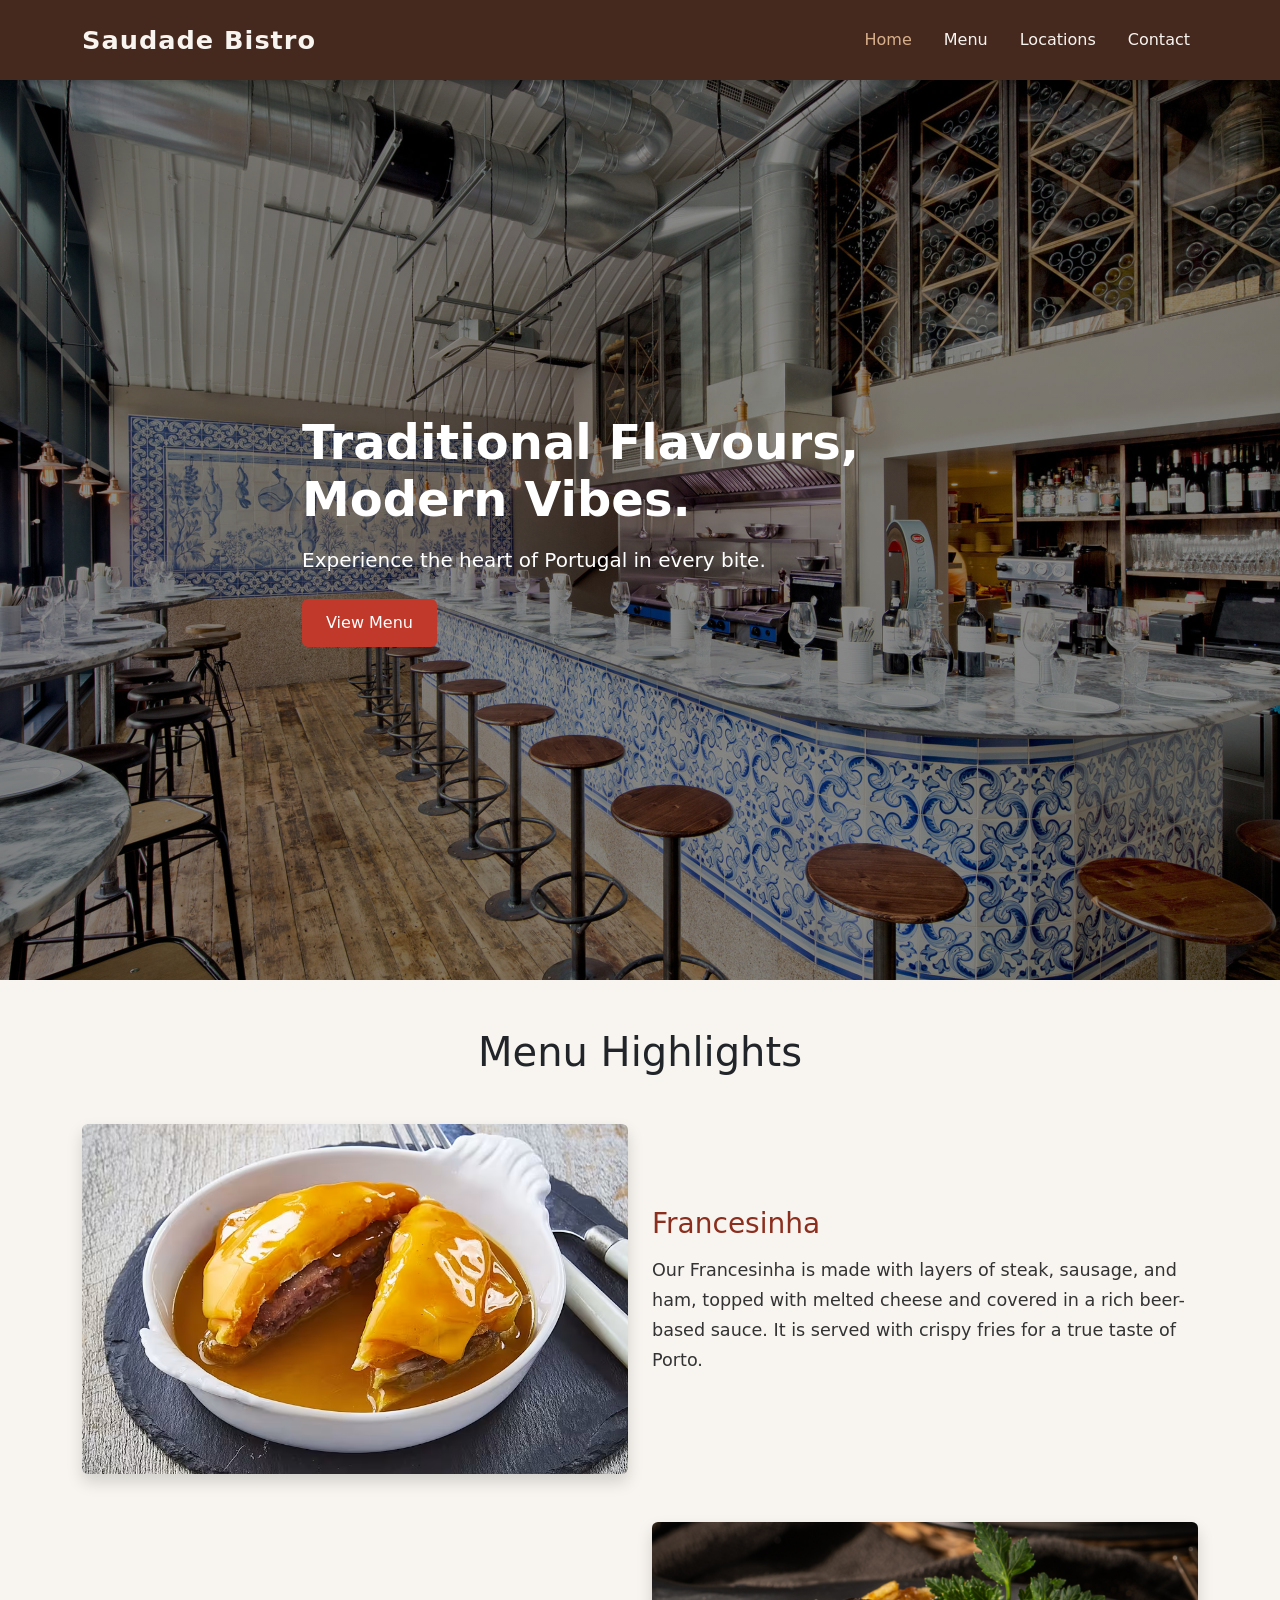
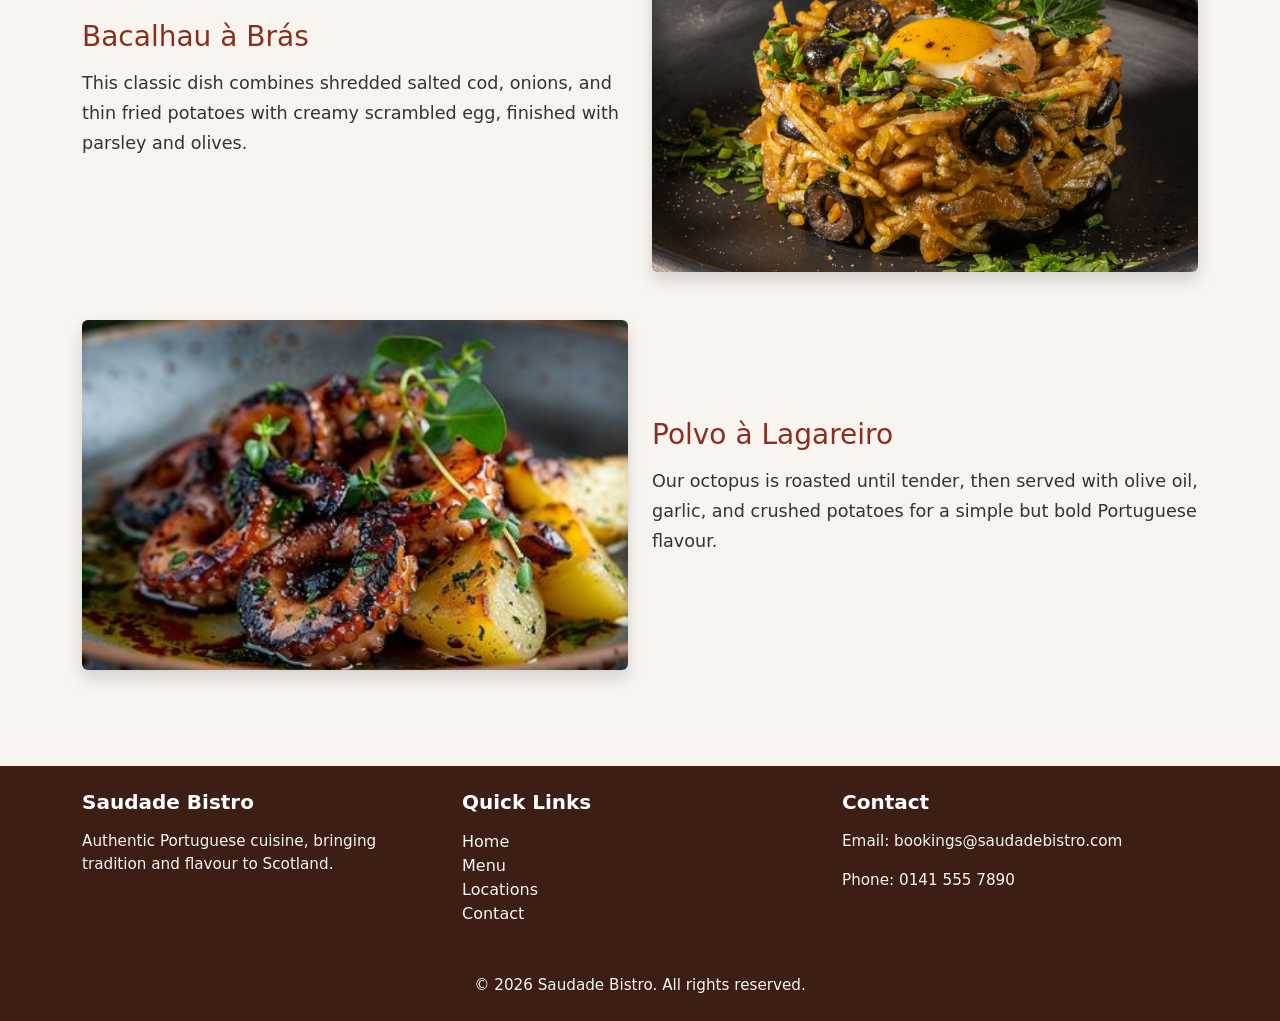
<file: Portfolio website/index.html>
<!DOCTYPE html>
<html lang="en">
<head>
    <meta charset="UTF-8">
    <meta name="viewport" content="width=device-width, initial-scale=1.0">
    <link href="https://cdn.jsdelivr.net/npm/bootstrap@5.3.8/dist/css/bootstrap.min.css" rel="stylesheet" integrity="sha384-sRIl4kxILFvY47J16cr9ZwB07vP4J8+LH7qKQnuqkuIAvNWLzeN8tE5YBujZqJLB" crossorigin="anonymous">
    <link rel="stylesheet" href="style.css">
    <title>Saudade Bistro</title>
</head>
<body>
<!-- Navigation Bar using Bootstrap -->
<nav class="navbar navbar-expand-lg custom-navbar">
  <div class="container">
    <a class="navbar-brand" href="index.html">Saudade Bistro</a>
    <!-- Mobile toggle button -->
    <button class="navbar-toggler" type="button" data-bs-toggle="collapse" data-bs-target="#navbarNav" aria-controls="navbarNav" aria-expanded="false" aria-label="Toggle navigation">
      <span class="navbar-toggler-icon"></span>
    </button>
     <!-- Navigation links -->
    <div class="collapse navbar-collapse" id="navbarNav">
      <ul class="navbar-nav ms-auto">
        <li class="nav-item">
          <a class="nav-link active" aria-current="page" href="index.html">Home</a>
        </li>
        <li class="nav-item">
          <a class="nav-link" href="menu.html">Menu</a>
        </li>
        <li class="nav-item">
          <a class="nav-link" href="locations.html">Locations</a>
        </li>
        <li class="nav-item">
          <a class="nav-link" href="contact.html">Contact</a>
        </li>
      </ul>
    </div>
  </div>
</nav>   

	<main>
        <!-- Hero Section with background image -->
		<section class="hero">
			<div class="container">
				<h1>Traditional Flavours,<br>Modern Vibes.</h1>
				<p>Experience the heart of Portugal in every bite.</p>
                    <!-- Bootstrap button -->
				<a href="menu.html" class="btn btn-warning">View Menu</a>
			</div>
		</section>
<!-- Menu Highlights Section -->
<section id="menu" class="menu-highlights py-5">
  <div class="container">

    <h2 class="text-center mb-5">Menu Highlights</h2>
     <!-- Dish 1 -->
    <div class="row align-items-center mb-5">
      <div class="col-md-6">
        <img src="images/francesinha.avif" alt="Francesinha" class="img-fluid rounded shadow">
      </div>
      <div class="col-md-6">
        <h3>Francesinha</h3>
        <p>
          Our Francesinha is made with layers of steak, sausage, and ham,
          topped with melted cheese and covered in a rich beer-based sauce.
          It is served with crispy fries for a true taste of Porto.
        </p>
      </div>
    </div>
<!-- Dish 2 (reversed layout using order classes) -->
<div class="row align-items-center mb-5">
  <div class="col-md-6 order-md-2">
    <img src="images/bacalhau.png" alt="Bacalhau à Brás" class="img-fluid rounded shadow">
  </div>
  <div class="col-md-6 order-md-1">
    <h3>Bacalhau à Brás</h3>
    <p>
      This classic dish combines shredded salted cod, onions, and thin fried
      potatoes with creamy scrambled egg, finished with parsley and olives.
    </p>
  </div>
</div>
    <!-- Dish 3 -->
    <div class="row align-items-center mb-5">
      <div class="col-md-6">
        <img src="images/polvo.jpg" alt="Polvo à Lagareiro" class="img-fluid rounded shadow">
      </div>
      <div class="col-md-6">
        <h3>Polvo à Lagareiro</h3>
        <p>
          Our octopus is roasted until tender, then served with olive oil,
          garlic, and crushed potatoes for a simple but bold Portuguese flavour.
        </p>
      </div>
    </div>

  </div>
</section>

<!-- Footer -->
<footer class="footer text-white py-4">
  <div class="container">
    <div class="row">

      <!-- Column 1: Brand -->
      <div class="col-md-4 mb-3">
        <h5>Saudade Bistro</h5>
        <p>Authentic Portuguese cuisine, bringing tradition and flavour to Scotland.</p>
      </div>

      <!-- Column 2: Links -->
      <div class="col-md-4 mb-3">
        <h5>Quick Links</h5>
        <ul class="list-unstyled">
          <li><a href="index.html" class="footer-link">Home</a></li>
          <li><a href="menu.html" class="footer-link">Menu</a></li>
          <li><a href="locations.html" class="footer-link">Locations</a></li>
          <li><a href="contact.html" class="footer-link">Contact</a></li>
        </ul>
      </div>

      <!-- Column 3: Contact -->
      <div class="col-md-4 mb-3">
        <h5>Contact</h5>
        <p>Email: bookings@saudadebistro.com</p>
        <p>Phone: 0141 555 7890</p>
      </div>

    </div>

    <!-- Bottom bar -->
    <div class="text-center mt-3">
      <p class="mb-0">&copy; 2026 Saudade Bistro. All rights reserved.</p>
    </div>
  </div>
</footer>

<script src="https://cdn.jsdelivr.net/npm/bootstrap@5.3.8/dist/js/bootstrap.bundle.min.js"></script>    
<script src="script.js"></script>
</body>
</html>
</file>
<file: Portfolio website/style.css>
.hero {
    min-height: 100vh;
    background-image: linear-gradient(rgba(0, 0, 0, 0.45), rgba(0, 0, 0, 0.45)), url("images/image2.jpg");
    background-size: cover;
    background-position: center;
    color: white;
    display: flex;
    align-items: center;
}

.hero .container {
    max-width: 700px;
}

.hero h1 {
    font-size: 3rem;
    font-weight: 700;
    margin-bottom: 1rem;
}

.hero p {
    font-size: 1.25rem;
    margin-bottom: 1.5rem;
}

.btn-warning {
    background-color: #c0392b;
    border: none;
    color: white;
    padding: 0.75rem 1.5rem;
}

.btn-warning:hover {
    background-color: #a93226;
}

.menu-highlights {
    background-color: #f8f5f0;
}

.menu-highlights h2 {
    font-size: 2.5rem;
    margin-bottom: 3rem;
    text-align: center;
}

.menu-highlights h3 {
    margin-bottom: 1rem;
    color: #8b2e1e;
}

.menu-highlights p {
    font-size: 1.1rem;
    line-height: 1.7;
    color: #333;
}

.menu-highlights img {
    width: 100%;
    height: 350px;
    object-fit: cover;
}

.custom-navbar {
    background-color: rgba(60, 30, 20, 0.95);
    padding: 1rem 0;
}

.custom-navbar .navbar-brand {
    color: #f8f5f0;
    font-size: 1.6rem;
    font-weight: 700;
    letter-spacing: 1px;
}

.custom-navbar .navbar-brand:hover {
    color: #d9b08c;
}

.custom-navbar .nav-link {
    color: #f8f5f0;
    margin-left: 1rem;
    font-weight: 500;
    transition: color 0.3s ease;
}

.custom-navbar .nav-link:hover,
.custom-navbar .nav-link.active {
    color: #d9b08c;
}

.custom-navbar .navbar-toggler {
    border-color: rgba(248, 245, 240, 0.4);
}

.custom-navbar .navbar-toggler-icon {
    filter: invert(1);
}

.custom-navbar {
    background-color: rgba(60, 30, 20, 0.95);
    padding: 1rem 0;
    position: sticky;
    top: 0;
    z-index: 1000;
}

.custom-navbar {
    background-color: rgba(60, 30, 20, 0.95);
    padding: 1rem 0;
    box-shadow: 0 2px 8px rgba(0, 0, 0, 0.2);
}

.menu-hero {
  background: url("images/menu-hero.jpg") center center/cover no-repeat;
  min-height: 35vh;
  position: relative;
  display: flex;
  align-items: center;
}

.menu-hero::before {
  content: "";
  position: absolute;
  inset: 0;
  background: rgba(0, 0, 0, 0.5);
}

.menu-hero .container {
  position: relative;
  z-index: 1;
}

.menu-section {
  background-color: #fffaf3;
}

.menu-section h2 {
  color: #8b0000;
  font-weight: bold;
}

.menu-item {
  border-bottom: 1px solid #d9c7a3;
  padding: 1rem 0;
  gap: 1rem;
}

.menu-item h5 {
  margin-bottom: 0.25rem;
  color: #222;
}

.menu-item p {
  margin-bottom: 0;
  color: #555;
}

.menu-price {
  font-weight: bold;
  color: #8b0000;
  white-space: nowrap;
}

.locations-hero {
  background: url("images/locations-hero.jpg") center center/cover no-repeat;
  min-height: 40vh;
  position: relative;
}

.locations-hero::before {
  content: "";
  position: absolute;
  inset: 0;
  background: rgba(0, 0, 0, 0.5);
}

.locations-hero .container {
  position: relative;
  z-index: 1;
}

.locations-section {
  background-color: #fffaf3;
}

.location-card {
  border: none;
  border-radius: 12px;
  background-color: #ffffff;
}

.location-card .card-title {
  color: #8b0000;
  margin-bottom: 1rem;
}

.location-card p {
  color: #444;
  margin-bottom: 0.6rem;
}

.locations-hero {
  min-height: 40vh;
  background-color: #8b0000;
  position: relative;
}

/* ===== CONTACT PAGE ===== */

.contact-hero {
  min-height: 40vh;
  background: url("images/contact-hero.jpg") center center/cover no-repeat;
  position: relative;
}

.contact-hero::before {
  content: "";
  position: absolute;
  inset: 0;
  background: rgba(0, 0, 0, 0.5);
}

.contact-hero .container {
  position: relative;
  z-index: 1;
}

.contact-section {
  background-color: #fffaf3;
}

.contact-form-wrapper,
.contact-info {
  background-color: white;
  padding: 2rem;
  border-radius: 12px;
}

.contact-form-wrapper h2,
.contact-info h3 {
  color: #8b0000;
}

.custom-btn {
  background-color: #8b0000;
  border: none;
  padding: 0.7rem 1.5rem;
}

.custom-btn:hover {
  background-color: #6f0000;
}

/* ===== FOOTER ===== */

.footer {
  background-color: #3c1e14; /* matches navbar */
}

.footer h5 {
  margin-bottom: 1rem;
  font-weight: bold;
}

.footer p {
  font-size: 0.95rem;
  color: #f8f5f0;
}

.footer-link {
  color: #f8f5f0;
  text-decoration: none;
}

.footer-link:hover {
  color: #d9b08c;
}
</file>
